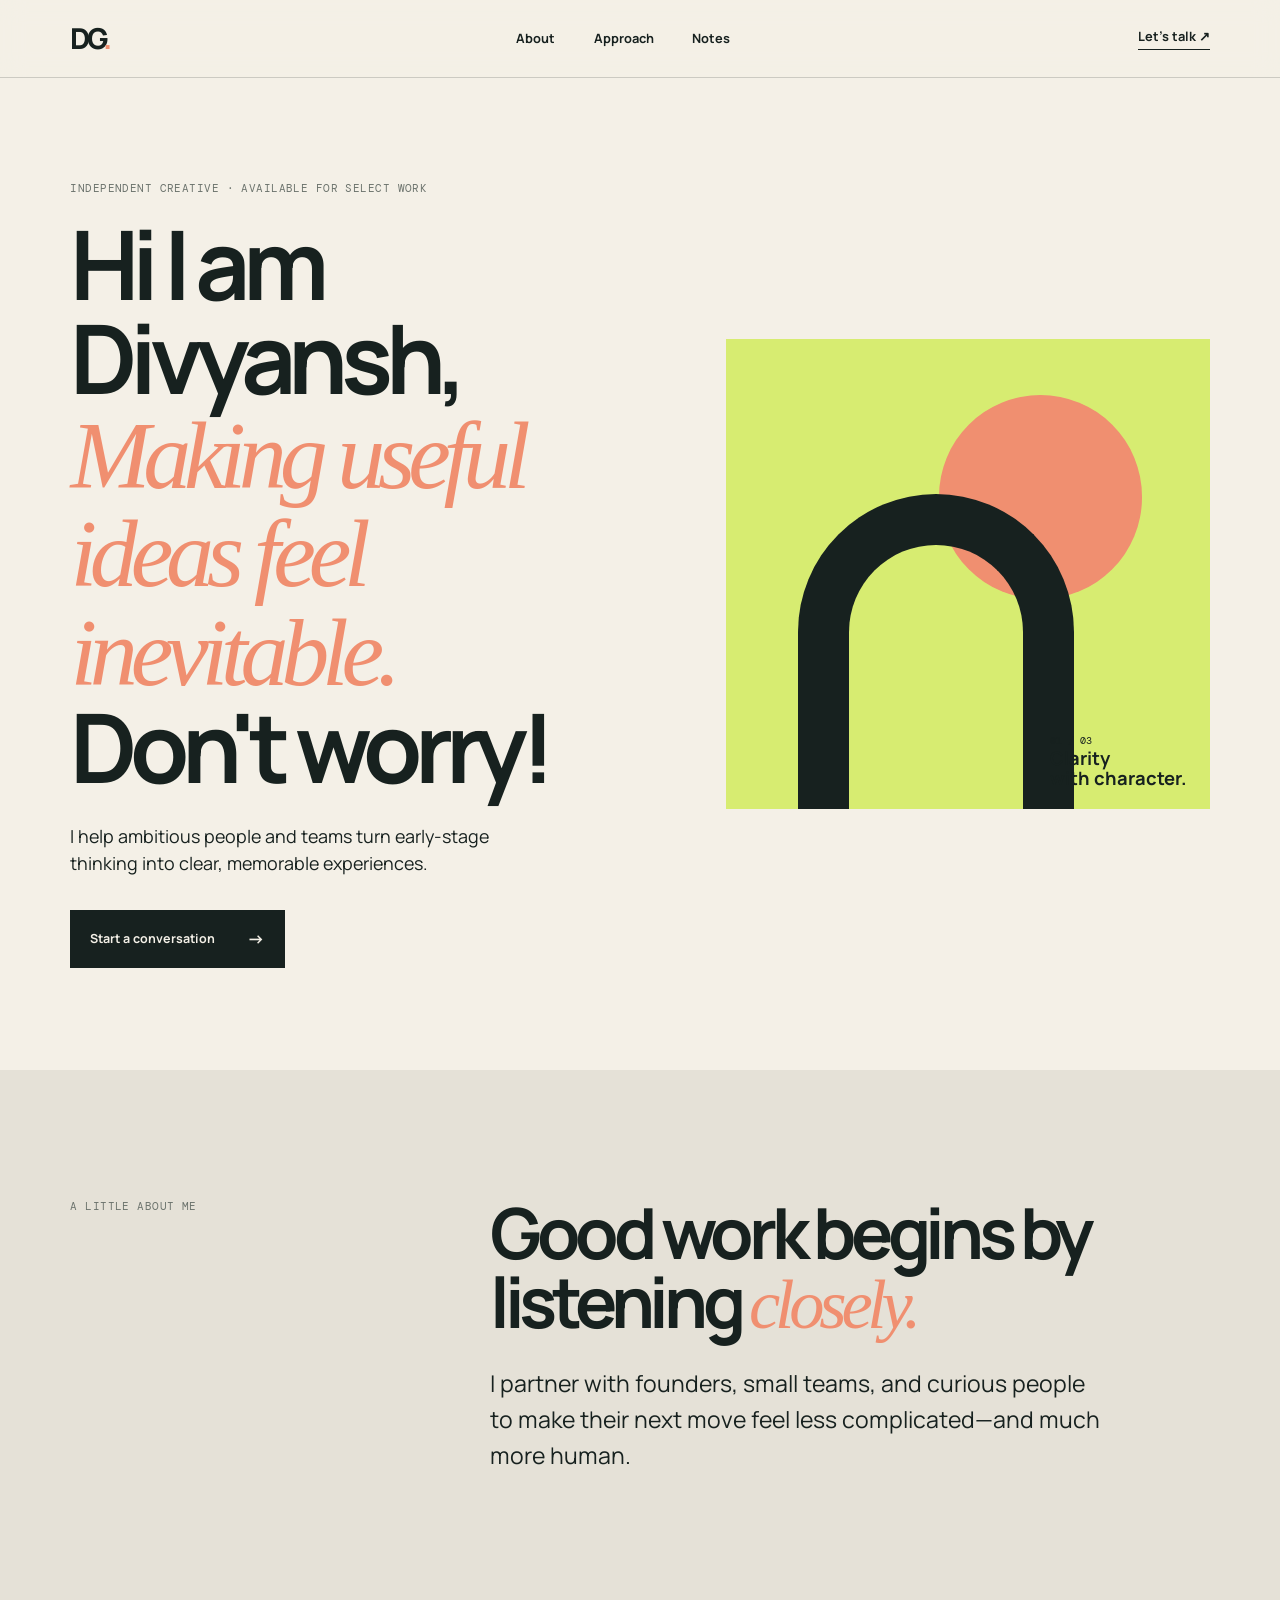
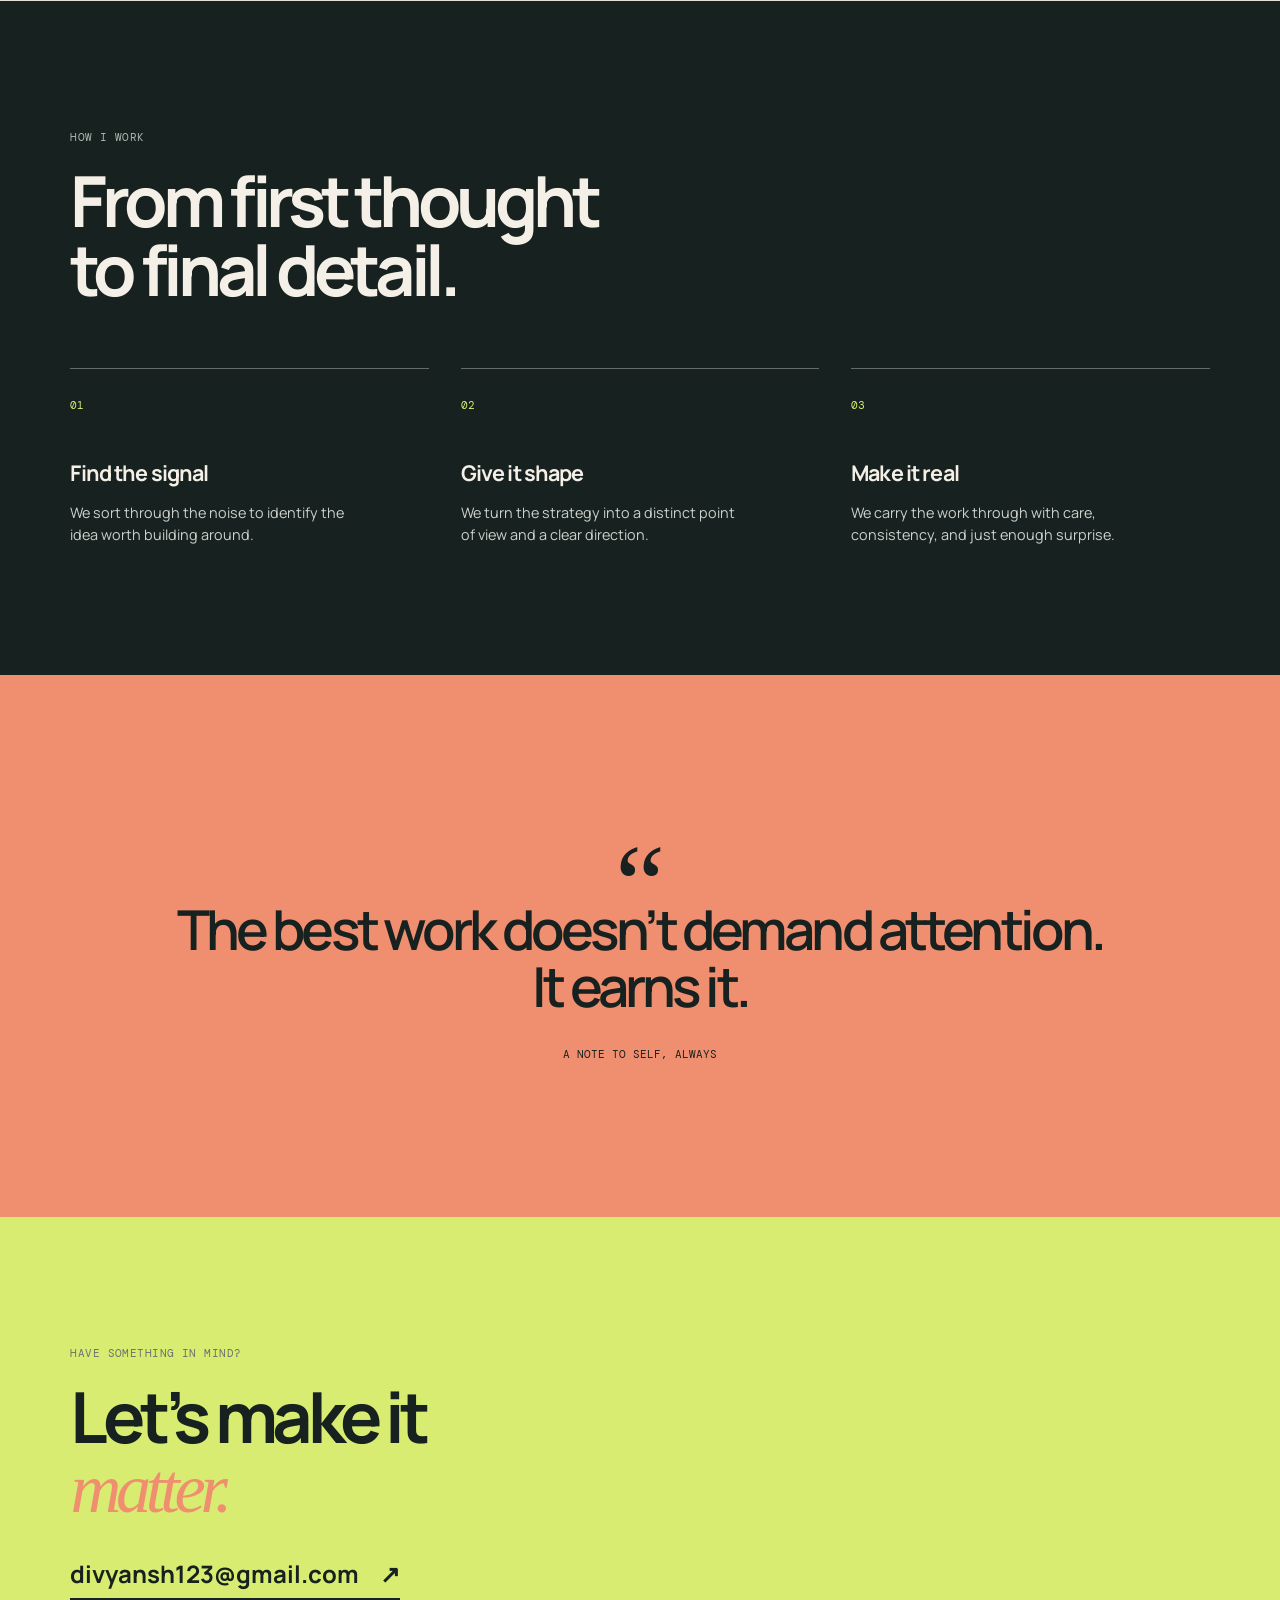
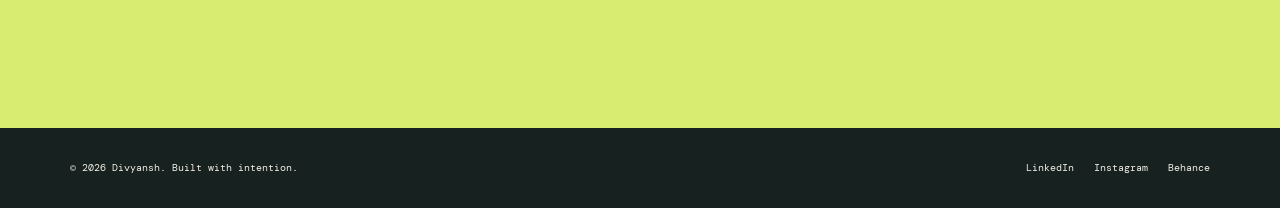
<file: WebDev-L1-LandingPage/index.html>
<!doctype html>
<html lang="en">
  <head>
    <meta charset="utf-8">
    <meta name="viewport" content="width=device-width, initial-scale=1">
    <meta name="description" content="A thoughtful personal brand landing page for Divya.">
    <title>Divyansh — Independent Creative</title>
    <link rel="preconnect" href="https://fonts.googleapis.com">
    <link rel="preconnect" href="https://fonts.gstatic.com" crossorigin>
    <link href="https://fonts.googleapis.com/css2?family=DM+Mono&family=Manrope:wght@400;500;600;700;800&display=swap" rel="stylesheet">
    <link rel="stylesheet" href="style.css">
  </head>
  <body>
    <header class="site-header">
      <a class="brand" href="#top" aria-label="Divya home">DG<span>.</span></a>
      <nav aria-label="Primary navigation">
        <a href="#about">About</a>
        <a href="#approach">Approach</a>
        <a href="#notes">Notes</a>
      </nav>
      <a class="nav-contact" href="mailto:hello@example.com">Let’s talk <span aria-hidden="true">↗</span></a>
    </header>

    <main id="top">
      <section class="hero" aria-labelledby="hero-title">
        <div class="hero-copy">
          <p class="eyebrow">Independent creative · Available for select work</p>
          <h1 id="hero-title">Hi I am Divyansh,
            <em>Making useful ideas feel inevitable.</em><br>
            Don't worry!</h1>

          <p class="hero-intro">I help ambitious people and teams turn early-stage thinking into clear, memorable experiences.</p>
          <a class="button" href="mailto:hello@example.com">Start a conversation <span aria-hidden="true">→</span></a>
        </div>
        <div class="hero-art" aria-label="Abstract decorative artwork">
          <div class="sun"></div>
          <div class="arch"></div>
          <p>01 / 03<br><strong>Clarity<br>with character.</strong></p>
        </div>
      </section>

      <section class="about section" id="about" aria-labelledby="about-title">
        <p class="section-label">A little about me</p>
        <div>
          <h2 id="about-title">Good work begins by listening <em>closely.</em></h2>
          <p class="large-copy">I partner with founders, small teams, and curious people to make their next move feel less complicated—and much more human.</p>
        </div>
      </section>

      <section class="approach section" id="approach" aria-labelledby="approach-title">
        <div class="approach-heading">
          <p class="section-label">How I work</p>
          <h2 id="approach-title">From first thought<br>to final detail.</h2>
        </div>
        <div class="steps">
          <article>
            <span>01</span>
            <h3>Find the signal</h3>
            <p>We sort through the noise to identify the idea worth building around.</p>
          </article>
          <article>
            <span>02</span>
            <h3>Give it shape</h3>
            <p>We turn the strategy into a distinct point of view and a clear direction.</p>
          </article>
          <article>
            <span>03</span>
            <h3>Make it real</h3>
            <p>We carry the work through with care, consistency, and just enough surprise.</p>
          </article>
        </div>
      </section>

      <section class="quote" id="notes" aria-labelledby="quote-text">
        <p class="quote-mark" aria-hidden="true">“</p>
        <blockquote id="quote-text">The best work doesn’t demand attention. It earns it.</blockquote>
        <p class="quote-source">A note to self, always</p>
      </section>

      <section class="contact section" aria-labelledby="contact-title">
        <p class="section-label">Have something in mind?</p>
        <h2 id="contact-title">Let’s make it<br><em>matter.</em></h2>
        <a class="text-link" href="mailto:hello@example.com">divyansh123@gmail.com <span aria-hidden="true">↗</span></a>
      </section>
    </main>

    <footer>
      <p>© 2026 Divyansh. Built with intention.</p>
      <div>
        <a href="#">LinkedIn</a>
        <a href="#">Instagram</a>
        <a href="#">Behance</a>
      </div>
    </footer>
  </body>
</html>
</file>
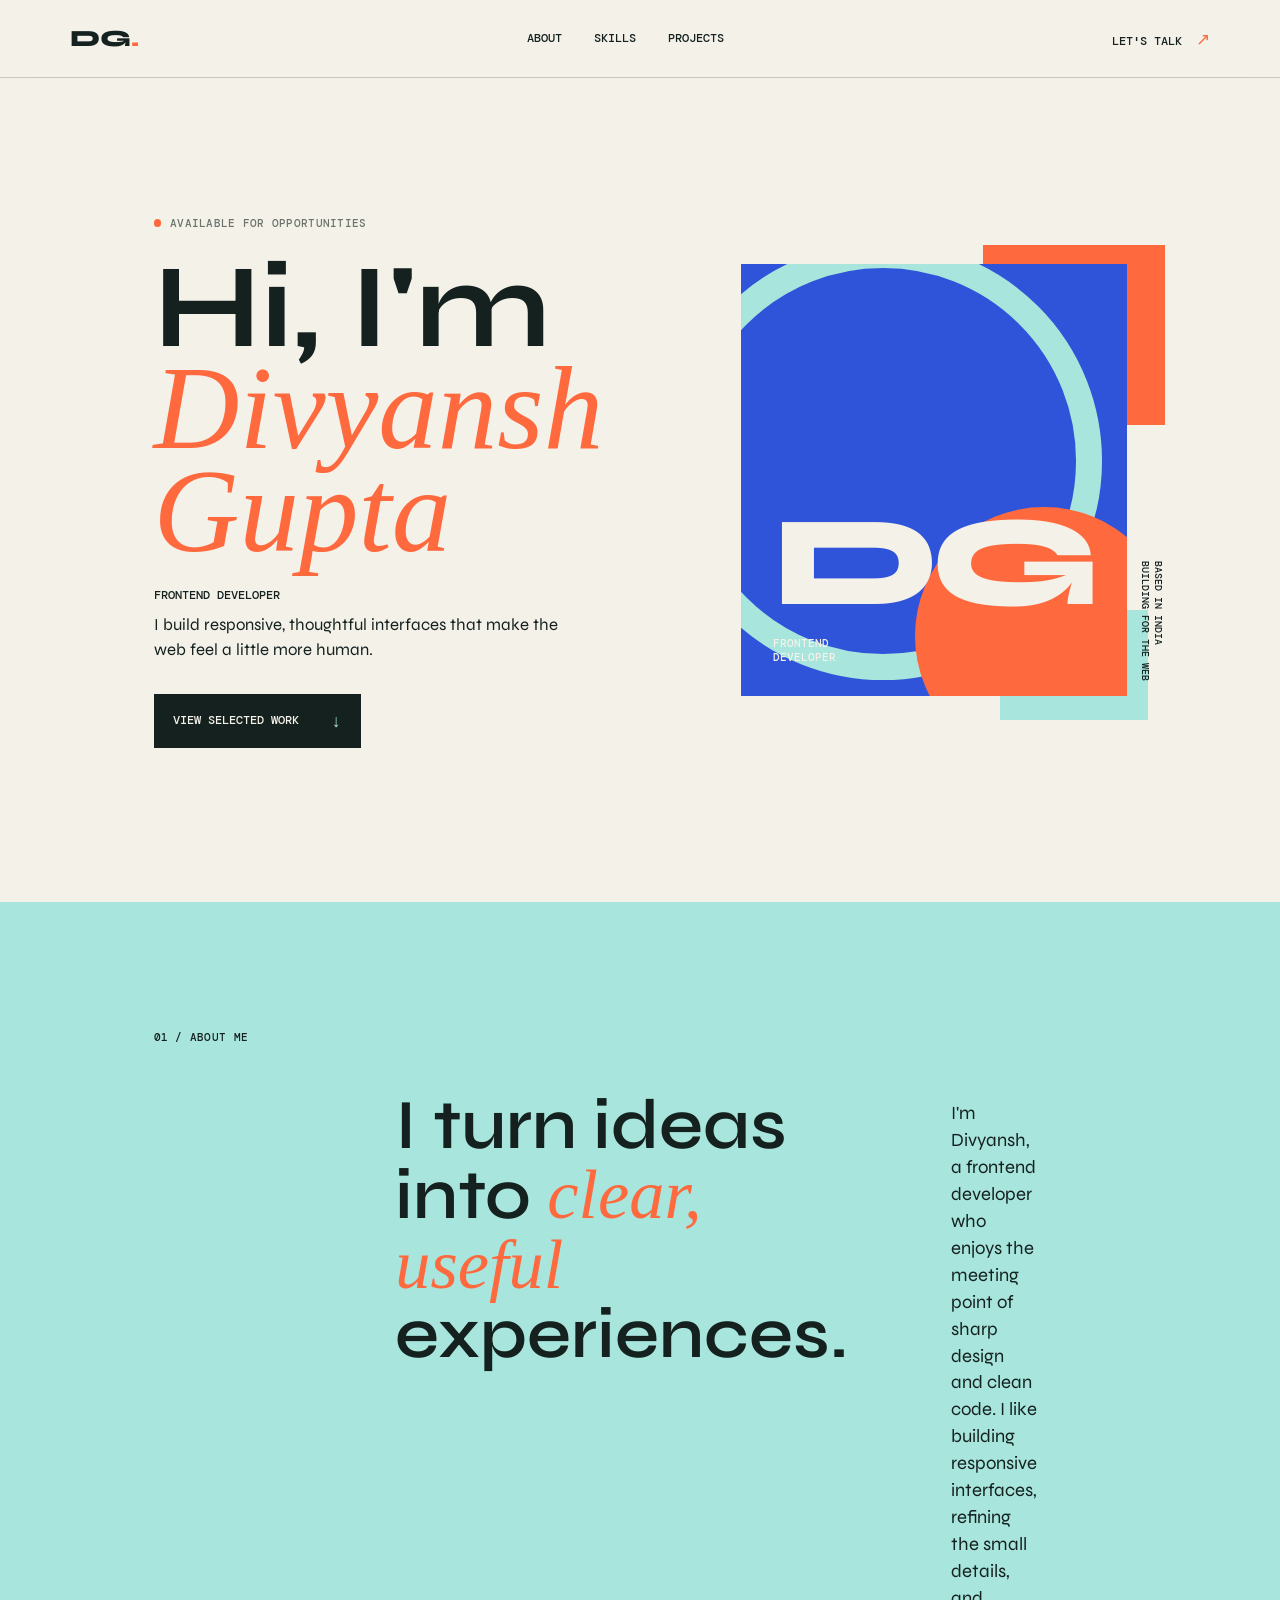
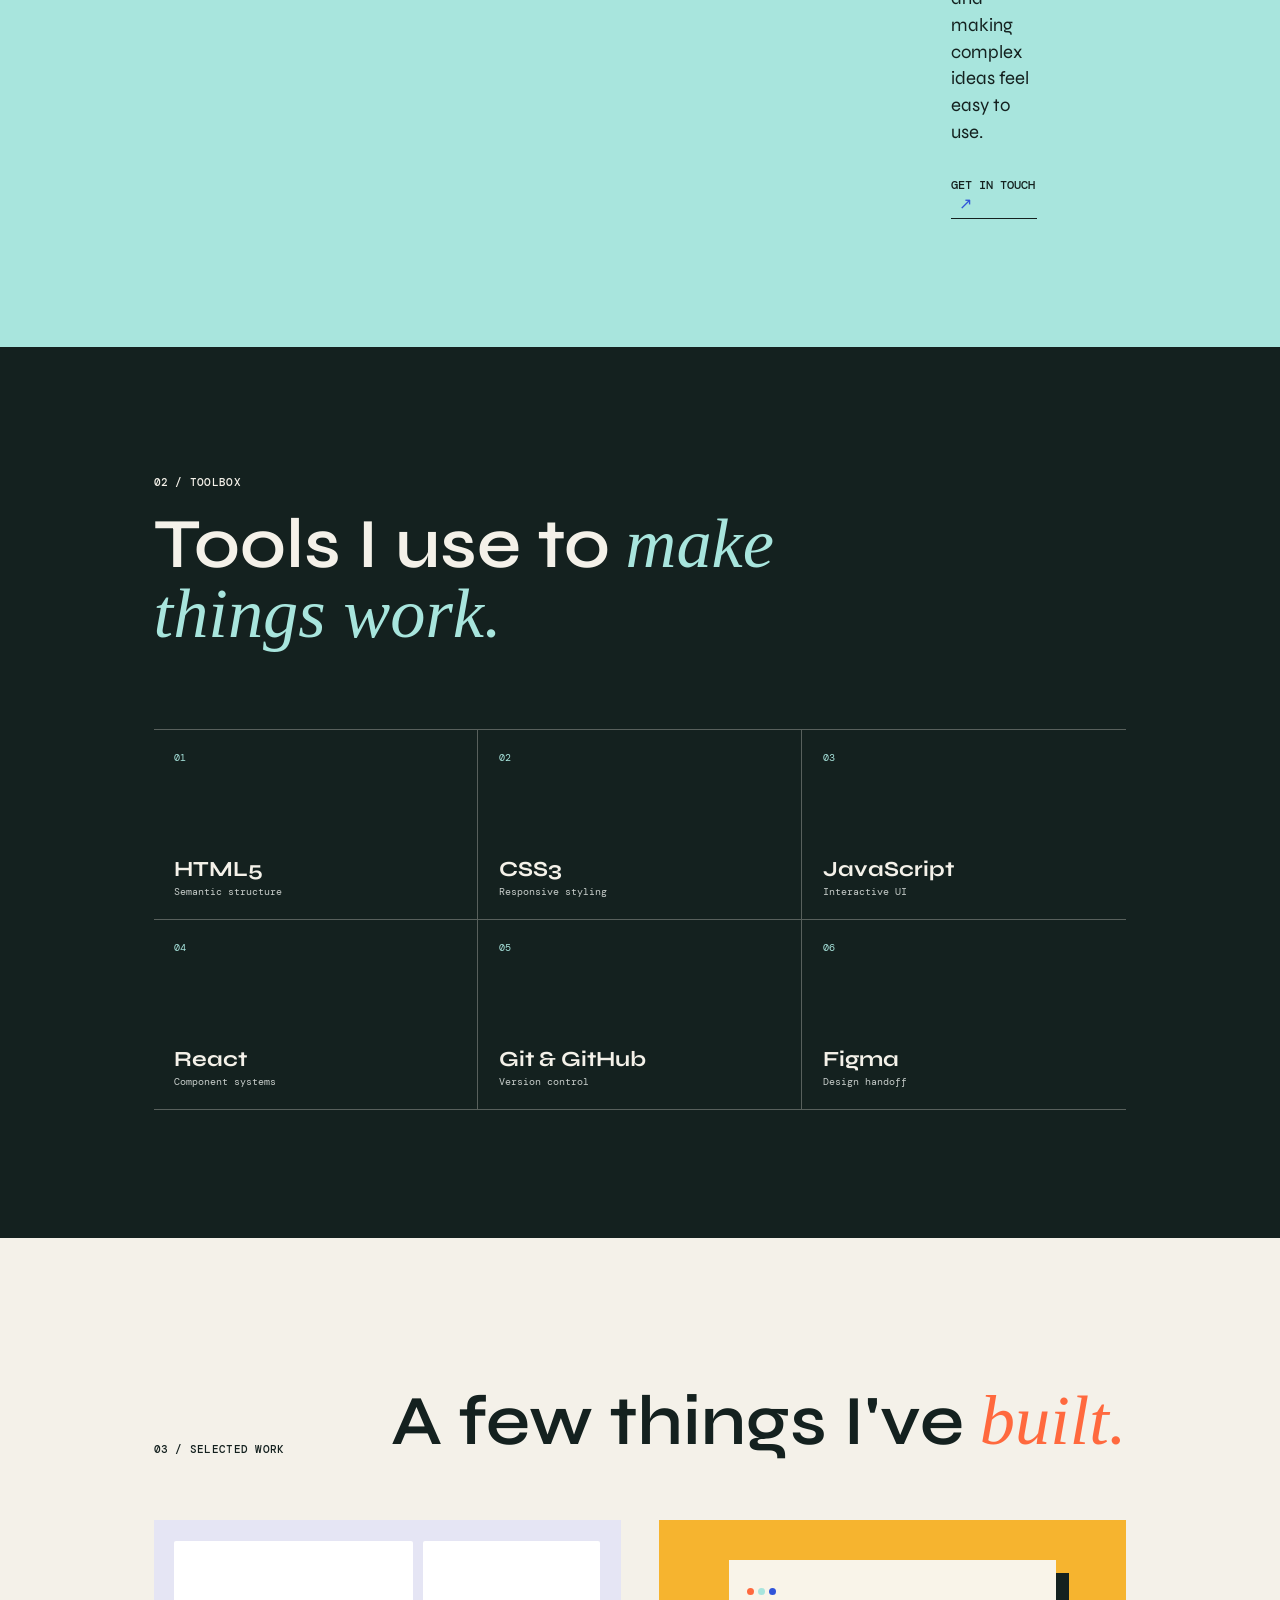
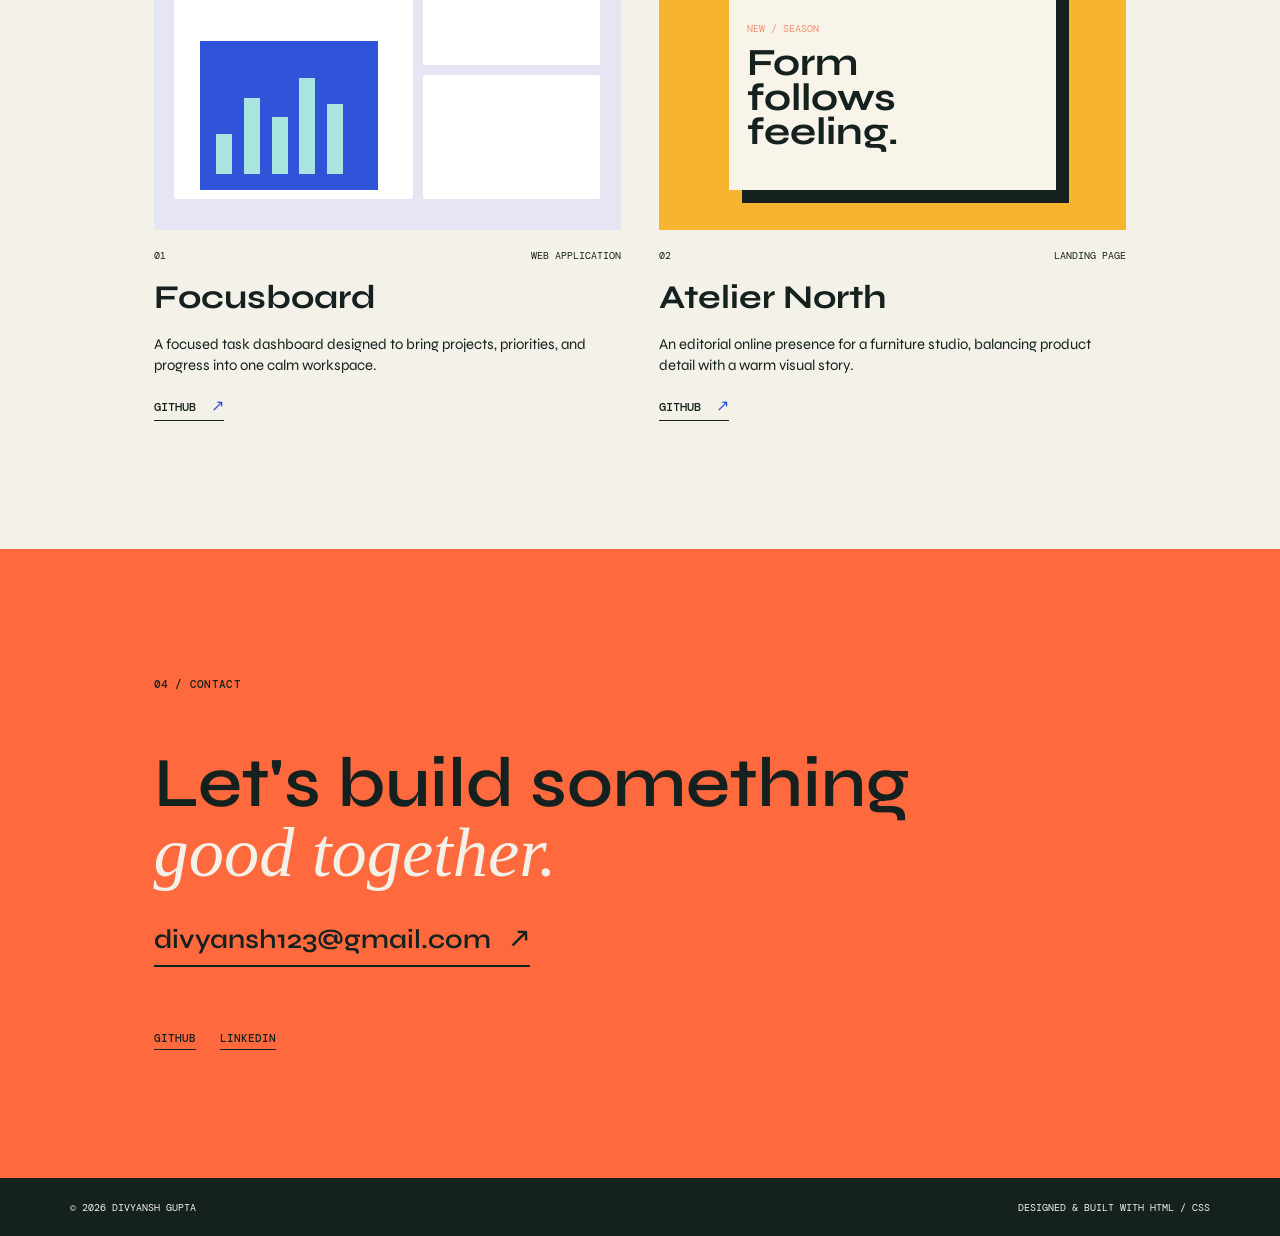
<file: WebDev-L1-Portfolio/index.html>
<!DOCTYPE html>
<html lang="en">
<head>
    <meta charset="utf-8">
    <meta name="viewport" content="width=device-width, initial-scale=1">
    <meta name="description" content="Divyansh Gupta - Frontend Developer portfolio.">
    <title>Divyansh Gupta | Frontend Developer</title>
    <link rel="preconnect" href="https://fonts.googleapis.com">
    <link rel="preconnect" href="https://fonts.gstatic.com" crossorigin>
    <link href="https://fonts.googleapis.com/css2?family=DM+Mono:wght@400;500&family=Syne:wght@500;600;700;800&display=swap" rel="stylesheet">
    <link rel="stylesheet" href="style.css">
  </head>
  <body>
    <header class="site-header">
      <a class="logo" href="#home" aria-label="Divyansh Gupta home">DG<span>.</span></a>
      <nav aria-label="Primary navigation">
        <a href="#about">About</a>
        <a href="#skills">Skills</a>
        <a href="#projects">Projects</a>
      </nav>
      <a class="header-contact" href="#contact">Let's talk <span aria-hidden="true">↗</span></a>
    </header>

    <main id="home">
      <section class="hero" aria-labelledby="hero-title">
        <div class="hero-copy">
          <p class="eyebrow"><span></span> Available for opportunities</p>
          <h1 id="hero-title"> Hi, I'm<br><i>Divyansh Gupta</i></h1>
          <p class="hero-role">Frontend Developer</p>
          <p class="hero-intro">I build responsive, thoughtful interfaces that make the web feel a little more human.</p>
          <a class="primary-link" href="#projects">View selected work <span aria-hidden="true">↓</span></a>
        </div>
        <div class="portrait-wrap" aria-label="Portrait placeholder for Divyansh Gupta">
          <div class="portrait-accent accent-one"></div>
          <div class="portrait-accent accent-two"></div>
          <div class="portrait">
            <p>DG</p>
            <span>Frontend<br>Developer</span>
          </div>
          <p class="portrait-note">Based in India<br>Building for the web</p>
        </div>
      </section>

      <section class="about section" id="about" aria-labelledby="about-title">
        <p class="section-kicker">01 / About me</p>
        <div class="about-content">
          <h2 id="about-title">I turn ideas into <i>clear, useful</i> experiences.</h2>
          <div class="about-copy">
            <p>I'm Divyansh, a frontend developer who enjoys the meeting point of sharp design and clean code. I like building responsive interfaces, refining the small details, and making complex ideas feel easy to use.</p>
            <a class="arrow-link" href="mailto:divyansh.gupta@example.com">Get in touch <span aria-hidden="true">↗</span></a>
          </div>
        </div>
      </section>

      <section class="skills section" id="skills" aria-labelledby="skills-title">
        <div class="skills-heading">
          <p class="section-kicker">02 / Toolbox</p>
          <h2 id="skills-title">Tools I use to <i>make things work.</i></h2>
        </div>
        <ul class="skill-grid" aria-label="Technical skills">
          <li><span class="skill-number">01</span><strong>HTML5</strong><small>Semantic structure</small></li>
          <li><span class="skill-number">02</span><strong>CSS3</strong><small>Responsive styling</small></li>
          <li><span class="skill-number">03</span><strong>JavaScript</strong><small>Interactive UI</small></li>
          <li><span class="skill-number">04</span><strong>React</strong><small>Component systems</small></li>
          <li><span class="skill-number">05</span><strong>Git & GitHub</strong><small>Version control</small></li>
          <li><span class="skill-number">06</span><strong>Figma</strong><small>Design handoff</small></li>
        </ul>
      </section>

      <section class="projects section" id="projects" aria-labelledby="projects-title">
        <div class="projects-heading">
          <p class="section-kicker">03 / Selected work</p>
          <h2 id="projects-title">A few things I've <i>built.</i></h2>
        </div>
        <div class="project-list">
          <article class="project-card project-card-one">
            <div class="project-visual dashboard-visual" aria-hidden="true">
              <span></span><span></span><span></span><span></span>
              <div class="chart"><i></i><i></i><i></i><i></i><i></i></div>
            </div>
            <div class="project-meta"><span>01</span><span>Web application</span></div>
            <h3>Focusboard</h3>
            <p>A focused task dashboard designed to bring projects, priorities, and progress into one calm workspace.</p>
            <a href="https://github.com/" target="_blank" rel="noreferrer">GitHub <span aria-hidden="true">↗</span></a>
          </article>
          <article class="project-card project-card-two">
            <div class="project-visual studio-visual" aria-hidden="true">
              <div class="window"><b></b><b></b><b></b><em>new / season</em><strong>Form<br>follows<br>feeling.</strong></div>
            </div>
            <div class="project-meta"><span>02</span><span>Landing page</span></div>
            <h3>Atelier North</h3>
            <p>An editorial online presence for a furniture studio, balancing product detail with a warm visual story.</p>
            <a href="https://github.com/" target="_blank" rel="noreferrer">GitHub <span aria-hidden="true">↗</span></a>
          </article>
        </div>
      </section>

      <section class="contact section" id="contact" aria-labelledby="contact-title">
        <p class="section-kicker">04 / Contact</p>
        <h2 id="contact-title">Let's build something<br><i>good together.</i></h2>
        <a class="email-link" href="mailto:divyansh.gupta@example.com">divyansh123@gmail.com <span aria-hidden="true">↗</span></a>
        <div class="social-links">
          <a href="https://github.com/" target="_blank" rel="noreferrer">GitHub</a>
          <a href="https://www.linkedin.com/" target="_blank" rel="noreferrer">LinkedIn</a>
        </div>
      </section>
    </main>

    <footer><span>© 2026 Divyansh Gupta</span><span>Designed & built with HTML / CSS</span></footer>
  </body>
</html>
</file>
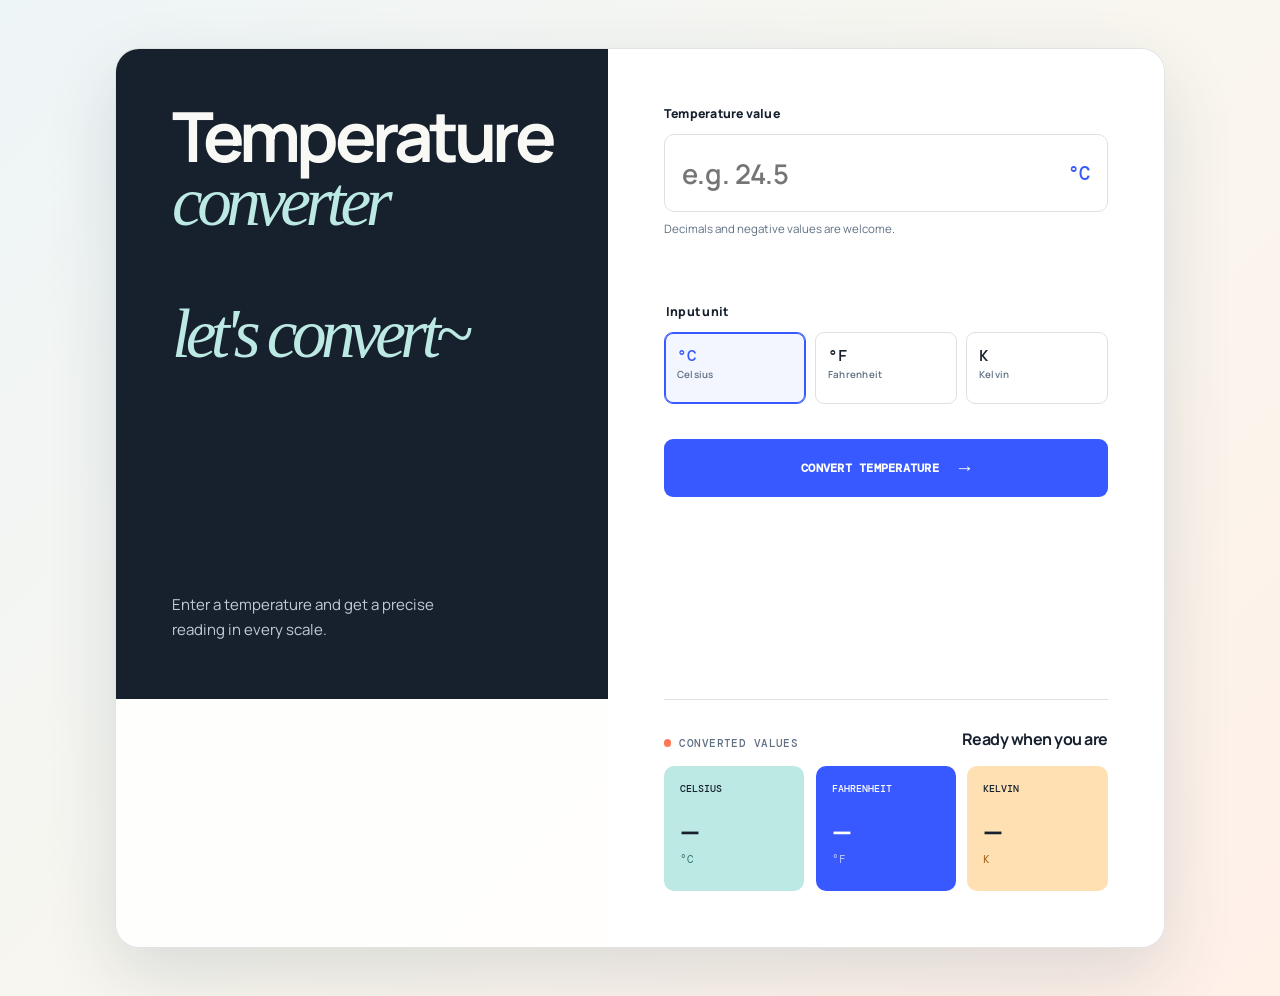
<file: WebDev-L1-temperature converter/index.html>
<!DOCTYPE html>
<html lang="en">
<head>
    <meta charset="utf-8">
    <meta name="viewport" content="width=device-width, initial-scale=1">
    <meta name="description" content="A simple temperature converter for Celsius, Fahrenheit, and Kelvin.">
    <title>Temperature Converter</title>
    <link rel="preconnect" href="https://fonts.googleapis.com">
    <link rel="preconnect" href="https://fonts.gstatic.com" crossorigin>
    <link href="https://fonts.googleapis.com/css2?family=DM+Mono:wght@400;500&family=Manrope:wght@400;500;600;700;800&display=swap" rel="stylesheet">
    <link rel="stylesheet" href="style.css">
  </head>
  <body>
    <main class="app-shell">
      <section class="converter" aria-labelledby="page-title">
        <div class="heading">
          <h1 id="page-title">Temperature<br><em>converter<br><br>let's convert~ </em></h1>
          <p>Enter a temperature and get a precise reading in every scale.</p>
        </div>

        <form id="converter-form" novalidate>
          <div class="input-group">
            <label for="temperature">Temperature value</label>
            <div class="field-wrap">
              <input id="temperature" name="temperature" type="text" inputmode="decimal" autocomplete="off" placeholder="e.g. 24.5" aria-describedby="input-help validation-message" required>
              <span id="input-unit" aria-hidden="true">°C</span>
            </div>
            <p id="input-help" class="helper">Decimals and negative values are welcome.</p>
            <p id="validation-message" class="message" role="alert" aria-live="polite"></p>
          </div>

          <fieldset>
            <legend>Input unit</legend>
            <div class="unit-options">
              <label class="unit-option"><input type="radio" name="unit" value="celsius" checked><span>°C <small>Celsius</small></span></label>
              <label class="unit-option"><input type="radio" name="unit" value="fahrenheit"><span>°F <small>Fahrenheit</small></span></label>
              <label class="unit-option"><input type="radio" name="unit" value="kelvin"><span>K <small>Kelvin</small></span></label>
            </div>
          </fieldset>

          <button type="submit" onclick="scrollToBottom()">Convert temperature <span aria-hidden="true">→</span></button>
        </form>

        <section class="results" aria-labelledby="results-title" aria-live="polite">
          <div class="results-header">
            <p class="eyebrow"><span></span> Converted values</p>
            <h2 id="results-title">Ready when you are</h2>
          </div>
          <div class="result-grid">
            <article class="result-card celsius"><p>Celsius</p><output id="celsius-result">—</output><span>°C</span></article>
            <article class="result-card fahrenheit"><p>Fahrenheit</p><output id="fahrenheit-result">—</output><span>°F</span></article>
            <article class="result-card kelvin"><p>Kelvin</p><output id="kelvin-result">—</output><span>K</span></article>
          </div>
        </section>
      </section>
    </main>
    <script src="script.js"></script>
  </body>
</html>
</file>
<file: WebDev-L1-LandingPage/style.css>
:root {
  --ink: #17211f;
  --cream: #f4f0e7;
  --lime: #d7ec71;
  --coral: #f08f70;
  --muted: #6c736d;
  --line: rgba(23, 33, 31, .18);
}

* { box-sizing: border-box; }
html { scroll-behavior: smooth; }
body { margin: 0; color: var(--ink); background: var(--cream); font-family: "Manrope", Arial, sans-serif; font-size: 16px; line-height: 1.55; }
a { color: inherit; text-decoration: none; }

.site-header { position: sticky; top: 0; z-index: 10; display: flex; align-items: center; justify-content: space-between; min-height: 78px; padding: 0 5.5vw; background: rgba(244, 240, 231, .92); border-bottom: 1px solid var(--line); backdrop-filter: blur(12px); }
.brand { font-size: 1.8rem; font-weight: 800; letter-spacing: -.12em; }
.brand span { color: var(--coral); }
nav { display: flex; gap: clamp(1rem, 3vw, 2.75rem); font-size: .8rem; font-weight: 700; }
nav a, footer a { transition: opacity .2s ease; }
nav a:hover, footer a:hover { opacity: .55; }
.nav-contact { padding-bottom: 3px; border-bottom: 1px solid currentColor; font-size: .8rem; font-weight: 700; }

.hero { display: grid; grid-template-columns: 1.1fr .9fr; min-height: calc(100vh - 78px); padding: clamp(4rem, 8vw, 8.5rem) 5.5vw; gap: 4rem; align-items: center; }
.eyebrow, .section-label { margin: 0 0 1.25rem; color: var(--muted); font-family: "DM Mono", monospace; font-size: .68rem; letter-spacing: .04em; text-transform: uppercase; }
h1, h2, h3, p { margin-top: 0; }
h1, h2 { font-weight: 700; letter-spacing: -.075em; line-height: .98; }
h1 { max-width: 760px; margin-bottom: 1.8rem; font-size: clamp(3.5rem, 7.5vw, 7.7rem); }
em { color: var(--coral); font-family: Georgia, serif; font-weight: 400; }
.hero-intro { max-width: 450px; margin-bottom: 2rem; font-size: clamp(1rem, 1.4vw, 1.15rem); }
.button { display: inline-flex; align-items: center; gap: 2rem; padding: .95rem 1.25rem; background: var(--ink); color: var(--cream); font-size: .78rem; font-weight: 700; transition: transform .2s ease, background .2s ease; }
.button:hover { background: #31433e; transform: translateY(-2px); }
.button span { font-size: 1.1rem; }

.hero-art { position: relative; min-height: 470px; overflow: hidden; background: var(--lime); }
.sun { position: absolute; top: 12%; right: 14%; width: 42%; aspect-ratio: 1; border-radius: 50%; background: var(--coral); }
.arch { position: absolute; bottom: -5%; left: 15%; width: 57%; height: 72%; border: clamp(24px, 4vw, 52px) solid var(--ink); border-bottom: 0; border-radius: 999px 999px 0 0; }
.hero-art p { position: absolute; right: 1.4rem; bottom: 1.2rem; margin: 0; font-family: "DM Mono", monospace; font-size: .65rem; line-height: 1.5; }
.hero-art strong { font-family: "Manrope", sans-serif; font-size: 1.15rem; line-height: 1.05; }

.section { padding: clamp(4.5rem, 10vw, 10rem) 5.5vw; }
.about { display: grid; grid-template-columns: .7fr 1.3fr; gap: 2rem; background: #e5e1d7; }
h2 { margin-bottom: 1.7rem; font-size: clamp(2.6rem, 5.5vw, 5.8rem); }
.large-copy { max-width: 620px; margin: 0; font-size: clamp(1.12rem, 1.8vw, 1.5rem); line-height: 1.55; }
.approach { background: var(--ink); color: var(--cream); }
.approach-heading { margin-bottom: 4rem; }
.approach .section-label { color: #aeb7ae; }
.steps { display: grid; grid-template-columns: repeat(3, 1fr); gap: 2rem; }
.steps article { padding-top: 1.35rem; border-top: 1px solid rgba(244, 240, 231, .35); }
.steps span { color: var(--lime); font-family: "DM Mono", monospace; font-size: .7rem; }
h3 { margin: 2.5rem 0 .8rem; font-size: 1.35rem; letter-spacing: -.04em; }
.steps p { max-width: 280px; margin: 0; color: #ccd1cb; font-size: .9rem; }
.quote { padding: clamp(5rem, 12vw, 11rem) 10vw; background: var(--coral); text-align: center; }
.quote-mark { height: .65em; margin: 0; font-family: Georgia, serif; font-size: 7rem; line-height: 1; }
blockquote { max-width: 950px; margin: 0 auto 2rem; font-size: clamp(2rem, 4.3vw, 4.6rem); font-weight: 600; letter-spacing: -.07em; line-height: 1.03; }
.quote-source { margin: 0; font-family: "DM Mono", monospace; font-size: .68rem; text-transform: uppercase; }
.contact { background: var(--lime); }
.contact h2 { margin-bottom: 2rem; }
.text-link { display: inline-block; padding-bottom: .4rem; border-bottom: 2px solid var(--ink); font-size: clamp(1.1rem, 2vw, 1.5rem); font-weight: 700; }
.text-link span { margin-left: 1rem; }
footer { display: flex; justify-content: space-between; gap: 2rem; padding: 2rem 5.5vw; background: var(--ink); color: var(--cream); font-family: "DM Mono", monospace; font-size: .65rem; }
footer p { margin: 0; } footer div { display: flex; flex-wrap: wrap; gap: 1.25rem; }

@media (max-width: 720px) {
  .site-header { min-height: 65px; padding: 0 1.25rem; }
  nav { gap: 1rem; font-size: .7rem; }
  .nav-contact { display: none; }
  .hero { grid-template-columns: 1fr; min-height: auto; padding: 4.5rem 1.25rem; gap: 3rem; }
  .hero-art { min-height: 360px; }
  .section { padding-right: 1.25rem; padding-left: 1.25rem; }
  .about { grid-template-columns: 1fr; gap: 1rem; }
  .steps { grid-template-columns: 1fr; gap: 2.5rem; }
  .approach-heading { margin-bottom: 3rem; }
  .quote { padding-right: 1.25rem; padding-left: 1.25rem; }
  footer { flex-direction: column; padding: 1.5rem 1.25rem; gap: 1rem; }
}
</file>
<file: WebDev-L1-Portfolio/style.css>
:root {
  --ink: #17211f;
  --cream: #f4f0e7;
  --lime: #d7ec71;
  --coral: #f08f70;
  --muted: #6c736d;
  --line: rgba(23, 33, 31, .18);
}

:root { --ink: #14211f; --paper: #f4f1e9; --orange: #ff693e; --blue: #3054d9; --aqua: #a8e5dd; --line: rgba(20, 33, 31, .2); --mono: "DM Mono", monospace; --display: "Syne", Arial, sans-serif; }
* { box-sizing: border-box; }
html { scroll-behavior: smooth; }
body { margin: 0; color: var(--ink); background: var(--cream); font-family: "Manrope", Arial, sans-serif; font-size: 16px; line-height: 1.55; }
body { margin: 0; background: var(--paper); color: var(--ink); font-family: var(--display); line-height: 1.45; }
a { color: inherit; text-decoration: none; }

.site-header { position: sticky; top: 0; z-index: 10; display: flex; align-items: center; justify-content: space-between; min-height: 78px; padding: 0 5.5vw; background: rgba(244, 240, 231, .92); border-bottom: 1px solid var(--line); backdrop-filter: blur(12px); }
.brand { font-size: 1.8rem; font-weight: 800; letter-spacing: -.12em; }
.brand span { color: var(--coral); }
nav { display: flex; gap: clamp(1rem, 3vw, 2.75rem); font-size: .8rem; font-weight: 700; }
nav a, footer a { transition: opacity .2s ease; }
nav a:hover, footer a:hover { opacity: .55; }
.nav-contact { padding-bottom: 3px; border-bottom: 1px solid currentColor; font-size: .8rem; font-weight: 700; }

.hero { display: grid; grid-template-columns: 1.1fr .9fr; min-height: calc(100vh - 78px); padding: clamp(4rem, 8vw, 8.5rem) 5.5vw; gap: 4rem; align-items: center; }
.eyebrow, .section-label { margin: 0 0 1.25rem; color: var(--muted); font-family: "DM Mono", monospace; font-size: .68rem; letter-spacing: .04em; text-transform: uppercase; }
h1, h2, h3, p { margin-top: 0; }
h1, h2 { font-weight: 700; letter-spacing: -.075em; line-height: .98; }
h1 { max-width: 760px; margin-bottom: 1.8rem; font-size: clamp(3.5rem, 7.5vw, 7.7rem); }
em { color: var(--coral); font-family: Georgia, serif; font-weight: 400; }
.hero-intro { max-width: 450px; margin-bottom: 2rem; font-size: clamp(1rem, 1.4vw, 1.15rem); }
.button { display: inline-flex; align-items: center; gap: 2rem; padding: .95rem 1.25rem; background: var(--ink); color: var(--cream); font-size: .78rem; font-weight: 700; transition: transform .2s ease, background .2s ease; }
.button:hover { background: #31433e; transform: translateY(-2px); }
.button span { font-size: 1.1rem; }

.hero-art { position: relative; min-height: 470px; overflow: hidden; background: var(--lime); }
.sun { position: absolute; top: 12%; right: 14%; width: 42%; aspect-ratio: 1; border-radius: 50%; background: var(--coral); }
.arch { position: absolute; bottom: -5%; left: 15%; width: 57%; height: 72%; border: clamp(24px, 4vw, 52px) solid var(--ink); border-bottom: 0; border-radius: 999px 999px 0 0; }
.hero-art p { position: absolute; right: 1.4rem; bottom: 1.2rem; margin: 0; font-family: "DM Mono", monospace; font-size: .65rem; line-height: 1.5; }
.hero-art strong { font-family: "Manrope", sans-serif; font-size: 1.15rem; line-height: 1.05; }

.section { padding: clamp(4.5rem, 10vw, 10rem) 5.5vw; }
.about { display: grid; grid-template-columns: .7fr 1.3fr; gap: 2rem; background: #e5e1d7; }
h2 { margin-bottom: 1.7rem; font-size: clamp(2.6rem, 5.5vw, 5.8rem); }
.large-copy { max-width: 620px; margin: 0; font-size: clamp(1.12rem, 1.8vw, 1.5rem); line-height: 1.55; }
.approach { background: var(--ink); color: var(--cream); }
.approach-heading { margin-bottom: 4rem; }
.approach .section-label { color: #aeb7ae; }
.steps { display: grid; grid-template-columns: repeat(3, 1fr); gap: 2rem; }
.steps article { padding-top: 1.35rem; border-top: 1px solid rgba(244, 240, 231, .35); }
.steps span { color: var(--lime); font-family: "DM Mono", monospace; font-size: .7rem; }
h3 { margin: 2.5rem 0 .8rem; font-size: 1.35rem; letter-spacing: -.04em; }
.steps p { max-width: 280px; margin: 0; color: #ccd1cb; font-size: .9rem; }
.quote { padding: clamp(5rem, 12vw, 11rem) 10vw; background: var(--coral); text-align: center; }
.quote-mark { height: .65em; margin: 0; font-family: Georgia, serif; font-size: 7rem; line-height: 1; }
blockquote { max-width: 950px; margin: 0 auto 2rem; font-size: clamp(2rem, 4.3vw, 4.6rem); font-weight: 600; letter-spacing: -.07em; line-height: 1.03; }
.quote-source { margin: 0; font-family: "DM Mono", monospace; font-size: .68rem; text-transform: uppercase; }
.contact { background: var(--lime); }
.contact h2 { margin-bottom: 2rem; }
.text-link { display: inline-block; padding-bottom: .4rem; border-bottom: 2px solid var(--ink); font-size: clamp(1.1rem, 2vw, 1.5rem); font-weight: 700; }
.text-link span { margin-left: 1rem; }
footer { display: flex; justify-content: space-between; gap: 2rem; padding: 2rem 5.5vw; background: var(--ink); color: var(--cream); font-family: "DM Mono", monospace; font-size: .65rem; }
footer p { margin: 0; } footer div { display: flex; flex-wrap: wrap; gap: 1.25rem; }

@media (max-width: 720px) {
  .site-header { min-height: 65px; padding: 0 1.25rem; }
  nav { gap: 1rem; font-size: .7rem; }
  .nav-contact { display: none; }
  .hero { grid-template-columns: 1fr; min-height: auto; padding: 4.5rem 1.25rem; gap: 3rem; }
  .hero-art { min-height: 360px; }
  .section { padding-right: 1.25rem; padding-left: 1.25rem; }
  .about { grid-template-columns: 1fr; gap: 1rem; }
  .steps { grid-template-columns: 1fr; gap: 2.5rem; }
  .approach-heading { margin-bottom: 3rem; }
  .quote { padding-right: 1.25rem; padding-left: 1.25rem; }
  footer { flex-direction: column; padding: 1.5rem 1.25rem; gap: 1rem; }
}
.site-header { position: sticky; inset: 0 0 auto; z-index: 10; height: 76px; display: flex; align-items: center; justify-content: space-between; padding: 0 5.5vw; border-bottom: 1px solid var(--line); background: rgba(244,241,233,.92); backdrop-filter: blur(12px); }
.logo { font-size: 1.45rem; font-weight: 800; letter-spacing: 0; }.logo span { color: var(--orange); }nav { display: flex; gap: 2rem; font: 500 .72rem var(--mono); text-transform: uppercase; }nav a, .header-contact, .social-links a { transition: color .2s ease; }nav a:hover, .header-contact:hover, .social-links a:hover { color: var(--orange); }.header-contact { font: 500 .72rem var(--mono); text-transform: uppercase; }.header-contact span { margin-left: .4rem; color: var(--orange); font-size: 1.05rem; }
.hero { min-height: calc(100vh - 76px); display: grid; grid-template-columns: 1.12fr .88fr; gap: 3rem; align-items: center; padding: 4rem 9vw 5rem 12vw; }.eyebrow, .section-kicker { margin: 0; font: 500 .68rem var(--mono); letter-spacing: .025em; text-transform: uppercase; }.eyebrow { display: flex; align-items: center; gap: .55rem; margin-bottom: 1.7rem; }.eyebrow span { width: .48rem; height: .48rem; border-radius: 50%; background: var(--orange); }.hero h1, h2, h3 { margin: 0; letter-spacing: 0; }.hero h1 { font-size: clamp(4.1rem, 9.3vw, 9rem); font-weight: 700; line-height: .85; }.hero h1 i, h2 i { color: var(--orange); font-family: Georgia, serif; font-weight: 400; }.hero-role { margin: 1.5rem 0 .65rem; font: 500 .78rem var(--mono); text-transform: uppercase; }.hero-intro { max-width: 27rem; margin: 0 0 2rem; font-size: 1.05rem; }.primary-link { display: inline-flex; align-items: center; gap: 2rem; padding: 1rem 1.2rem; background: var(--ink); color: var(--paper); font: 500 .72rem var(--mono); text-transform: uppercase; transition: transform .2s; }.primary-link:hover { transform: translateY(-3px); }.primary-link span { color: var(--aqua); font-size: 1.1rem; }
.portrait-wrap { position: relative; width: min(100%, 460px); min-height: 475px; justify-self: end; }.portrait { position: absolute; inset: 4% 9% 5% 0; display: flex; flex-direction: column; justify-content: flex-end; overflow: hidden; padding: 2rem; background: var(--blue); color: var(--paper); }.portrait:before { content: ""; position: absolute; width: 100%; aspect-ratio: 1; left: -20%; top: -5%; border: 26px solid var(--aqua); border-radius: 50%; }.portrait:after { content: ""; position: absolute; right: -12%; bottom: -16%; width: 67%; aspect-ratio: 1; border-radius: 50%; background: var(--orange); }.portrait p, .portrait span { position: relative; z-index: 1; margin: 0; }.portrait p { font-size: clamp(5.5rem, 10vw, 9rem); font-weight: 800; letter-spacing: -.08em; line-height: .8; }.portrait span { margin-top: 1.35rem; font: 500 .68rem var(--mono); text-transform: uppercase; }.portrait-accent { position: absolute; z-index: -1; }.accent-one { top: 0; right: 0; width: 43%; height: 38%; background: var(--orange); }.accent-two { right: 4%; bottom: 0; width: 35%; height: 23%; background: var(--aqua); }.portrait-note { position: absolute; right: 0; bottom: 2.4rem; margin: 0; writing-mode: vertical-rl; font: 500 .62rem var(--mono); text-transform: uppercase; }
.section { padding: clamp(5rem, 10vw, 9rem) 12vw; }.about { background: var(--aqua); }.about-content { display: grid; grid-template-columns: .9fr 1.1fr; gap: 8vw; margin-top: 3.8rem; }.about h2, .skills h2, .projects h2, .contact h2 { font-size: clamp(2.7rem, 5.5vw, 5.4rem); font-weight: 600; line-height: .98; }.about-copy { padding-top: .6rem; }.about-copy p { max-width: 35rem; margin: 0 0 2rem; font-size: clamp(1rem, 1.45vw, 1.24rem); }.arrow-link, .project-card a { display: inline-block; border-bottom: 1px solid currentColor; padding-bottom: .25rem; font: 500 .72rem var(--mono); text-transform: uppercase; }.arrow-link span, .project-card a span { margin-left: .5rem; color: var(--blue); font-size: 1rem; }
.skills { background: var(--ink); color: var(--paper); }.skills h2 { max-width: 46rem; margin-top: 1.25rem; }.skills h2 i { color: var(--aqua); }.skill-grid { display: grid; grid-template-columns: repeat(3, 1fr); margin: 5rem 0 0; padding: 0; border-top: 1px solid rgba(244,241,233,.3); list-style: none; }.skill-grid li { min-height: 190px; display: flex; flex-direction: column; justify-content: flex-end; padding: 1.3rem; border-right: 1px solid rgba(244,241,233,.3); border-bottom: 1px solid rgba(244,241,233,.3); }.skill-grid li:nth-child(3n) { border-right: 0; }.skill-number, .skill-grid small { font: 400 .64rem var(--mono); }.skill-number { margin-bottom: auto; color: var(--aqua); }.skill-grid strong { font-size: 1.35rem; }.skill-grid small { color: #c7cdca; }
.projects { background: var(--paper); }.projects-heading { display: flex; align-items: end; justify-content: space-between; gap: 2rem; }.projects h2 { margin-top: 1.25rem; }.project-list { display: grid; grid-template-columns: 1fr 1fr; gap: 3vw; margin-top: 4rem; }.project-card { min-width: 0; }.project-visual { position: relative; min-height: 310px; overflow: hidden; margin-bottom: 1.2rem; }.dashboard-visual { display: grid; grid-template-columns: 1.15fr .85fr; grid-template-rows: 1fr 1fr; gap: 10px; padding: 1.3rem; background: #e5e5f4; }.dashboard-visual > span { border-radius: 2px; background: #fff; }.dashboard-visual > span:first-child { grid-row: span 2; }.dashboard-visual .chart { position: absolute; left: 10%; right: 52%; bottom: 13%; height: 48%; display: flex; align-items: end; gap: 8%; padding: 1rem; background: var(--blue); }.chart i { width: 11%; background: var(--aqua); }.chart i:nth-child(1) { height: 34%; }.chart i:nth-child(2) { height: 65%; }.chart i:nth-child(3) { height: 49%; }.chart i:nth-child(4) { height: 82%; }.chart i:nth-child(5) { height: 60%; }.studio-visual { display: grid; place-items: center; background: #f6b42f; }.window { width: 70%; height: 74%; padding: 1.1rem; background: #f9f4e9; box-shadow: 13px 13px 0 var(--ink); }.window b { display: inline-block; width: .45rem; height: .45rem; margin-right: .25rem; border-radius: 50%; background: var(--orange); }.window b:nth-child(2) { background: var(--aqua); }.window b:nth-child(3) { background: var(--blue); }.window em { display: block; margin-top: 1.3rem; font: .6rem var(--mono); text-transform: uppercase; }.window strong { display: block; margin-top: .7rem; font-size: clamp(1.5rem, 3vw, 3rem); line-height: .9; }.project-meta { display: flex; justify-content: space-between; margin-bottom: .7rem; font: .64rem var(--mono); text-transform: uppercase; }.project-card h3 { margin-bottom: .75rem; font-size: clamp(1.7rem, 2.6vw, 2.5rem); }.project-card p { max-width: 32rem; margin: 0 0 1.1rem; font-size: .93rem; }
.contact { background: var(--orange); }.contact h2 { margin: 3.6rem 0 2rem; }.contact h2 i { color: var(--paper); }.email-link { display: inline-block; padding-bottom: .4rem; border-bottom: 2px solid var(--ink); font-size: clamp(1.05rem, 2.1vw, 1.7rem); font-weight: 600; }.email-link span { margin-left: .8rem; }.social-links { display: flex; gap: 1.5rem; margin-top: 4rem; font: 500 .7rem var(--mono); text-transform: uppercase; }.social-links a { border-bottom: 1px solid currentColor; padding-bottom: .25rem; }footer { display: flex; justify-content: space-between; gap: 1rem; padding: 1.4rem 5.5vw; background: var(--ink); color: var(--paper); font: .62rem var(--mono); text-transform: uppercase; }
@media (max-width: 760px) { .site-header { height: 64px; padding: 0 1.25rem; } nav { gap: 1rem; font-size: .6rem; }.header-contact { display: none; }.hero { grid-template-columns: 1fr; gap: 3rem; padding: 4.5rem 1.25rem 3rem; }.portrait-wrap { width: 100%; min-height: 380px; }.portrait { right: 12%; }.section { padding: 4.7rem 1.25rem; }.about-content { grid-template-columns: 1fr; gap: 2rem; margin-top: 2.5rem; }.skills-heading { max-width: 33rem; }.skill-grid { grid-template-columns: 1fr 1fr; margin-top: 3rem; }.skill-grid li { min-height: 155px; }.skill-grid li:nth-child(3n) { border-right: 1px solid rgba(244,241,233,.3); }.skill-grid li:nth-child(2n) { border-right: 0; }.projects-heading { display: block; }.project-list { grid-template-columns: 1fr; gap: 3.3rem; margin-top: 3rem; }.project-visual { min-height: 280px; }.contact h2 { margin-top: 2.5rem; } footer { flex-direction: column; padding: 1.35rem 1.25rem; } }
</file>
<file: WebDev-L1-temperature converter/style.css>
:root { --ink:#17212e; --muted:#607083; --paper:#f8f8f5; --white:#fff; --blue:#3859ff; --aqua:#bce9e3; --orange:#ff7956; --line:#dce1e5; --mono:"DM Mono", monospace; --sans:"Manrope", sans-serif; }
* { box-sizing:border-box; }
body { min-width:320px; min-height:100vh; margin:0; color:var(--ink); background:linear-gradient(135deg,#eef5f7 0%,#f9f6ee 55%,#fff0e8 100%); font-family:var(--sans); }
.app-shell { min-height:100vh; display:grid; place-items:center; padding:3rem 1.25rem; }
.converter { width:min(100%, 1050px); display:grid; grid-template-columns:.83fr 1.17fr; overflow:hidden; border:1px solid rgba(23,33,46,.12); border-radius:24px; background:rgba(255,255,255,.85); box-shadow:0 26px 70px rgba(31,56,76,.14); }
.heading { display:flex; flex-direction:column; justify-content:space-between; min-height:650px; padding:3.5rem; color:var(--paper); background:var(--ink); }
.eyebrow { display:flex; align-items:center; gap:.5rem; margin:0; color:inherit; font:500 .67rem var(--mono); letter-spacing:.04em; text-transform:uppercase; }.eyebrow span { width:.48rem; height:.48rem; border-radius:50%; background:var(--orange); }
h1,h2,p { margin-top:0; } h1 { margin:0; font-size:clamp(3.1rem,5.4vw,5.1rem); line-height:.91; letter-spacing:-.07em; } h1 em { color:var(--aqua); font-family:Georgia,serif; font-weight:400; letter-spacing:-.08em; }
.heading > p:last-child { max-width:18rem; margin:0; color:#c2cbd5; font-size:.94rem; line-height:1.7; }
form { padding:3.5rem 3.5rem 2.2rem; background:var(--white); } label, legend { display:block; font-size:.77rem; font-weight:800; letter-spacing:.02em; } .field-wrap { position:relative; margin-top:.75rem; } input[type="text"] { width:100%; height:78px; padding:0 4.1rem 0 1.1rem; border:1px solid var(--line); border-radius:10px; outline:0; color:var(--ink); font:600 1.7rem var(--sans); transition:border .2s, box-shadow .2s; } input[type="text"]:focus { border-color:var(--blue); box-shadow:0 0 0 4px rgba(56,89,255,.12); } input[aria-invalid="true"] { border-color:#df3e31; box-shadow:0 0 0 4px rgba(223,62,49,.1); } #input-unit { position:absolute; top:50%; right:1.1rem; transform:translateY(-50%); color:var(--blue); font:500 1.2rem var(--mono); }.helper,.message { min-height:1.3rem; margin:.55rem 0 0; font-size:.72rem; }.helper { color:var(--muted); }.message { color:#bb3025; font-weight:700; } fieldset { margin:2rem 0 2.15rem; padding:0; border:0; } legend { margin-bottom:.75rem; }.unit-options { display:grid; grid-template-columns:repeat(3,1fr); gap:.55rem; }.unit-option { position:relative; cursor:pointer; }.unit-option input { position:absolute; opacity:0; }.unit-option span { display:flex; flex-direction:column; gap:.1rem; min-height:72px; padding:.75rem; border:1px solid var(--line); border-radius:9px; color:var(--ink); font:500 1rem var(--mono); transition:.2s; }.unit-option small { color:var(--muted); font:600 .61rem var(--sans); }.unit-option input:checked + span { border-color:var(--blue); color:var(--blue); background:#f3f5ff; box-shadow:inset 0 0 0 1px var(--blue); }.unit-option input:focus-visible + span { outline:3px solid rgba(56,89,255,.24); outline-offset:2px; } button { width:100%; padding:1.05rem; border:0; border-radius:9px; cursor:pointer; color:#fff; background:var(--blue); font:700 .76rem var(--mono); letter-spacing:.02em; text-transform:uppercase; transition:transform .2s,background .2s; } button:hover { background:#2748e8; transform:translateY(-2px); } button span { margin-left:.8rem; font-size:1.2rem; vertical-align:-.1rem; }
.results { grid-column:2; padding:0 3.5rem 3.5rem; background:var(--white); }.results-header { display:flex; align-items:end; justify-content:space-between; gap:1rem; padding-top:1.75rem; border-top:1px solid var(--line); }.results-header .eyebrow { color:var(--muted); }.results-header h2 { margin:0; font-size:1rem; letter-spacing:-.03em; }.result-grid { display:grid; grid-template-columns:repeat(3,1fr); gap:.7rem; margin-top:1rem; }.result-card { position:relative; min-height:125px; padding:1rem; overflow:hidden; border-radius:10px; }.result-card p { margin-bottom:1.2rem; font:500 .61rem var(--mono); text-transform:uppercase; }.result-card output { display:block; overflow:hidden; font-size:clamp(1.1rem,2vw,1.7rem); font-weight:800; letter-spacing:-.06em; text-overflow:ellipsis; }.result-card > span { display:block; margin-top:.15rem; font:.7rem var(--mono); }.celsius { background:var(--aqua); }.fahrenheit { color:#fff; background:var(--blue); }.kelvin { background:#ffe0b2; }.celsius > span { color:#35786f; }.fahrenheit > span { color:#bdc8ff; }.kelvin > span { color:#9d5b12; }
@media (max-width:780px) { .app-shell { padding:1rem; }.converter { grid-template-columns:1fr; }.heading { min-height:310px; padding:2.3rem; gap:2.8rem; }.heading > p:last-child { max-width:22rem; }.heading h1 { font-size:3.5rem; } form { padding:2.3rem 1.5rem 1.7rem; }.results { grid-column:auto; padding:0 1.5rem 2rem; } }
@media (max-width:430px) { .unit-options,.result-grid { gap:.45rem; }.unit-option span { padding:.65rem .45rem; font-size:.85rem; }.unit-option small { font-size:.56rem; }.result-card { padding:.75rem .55rem; }.result-card output { font-size:1.1rem; } }
</file>
